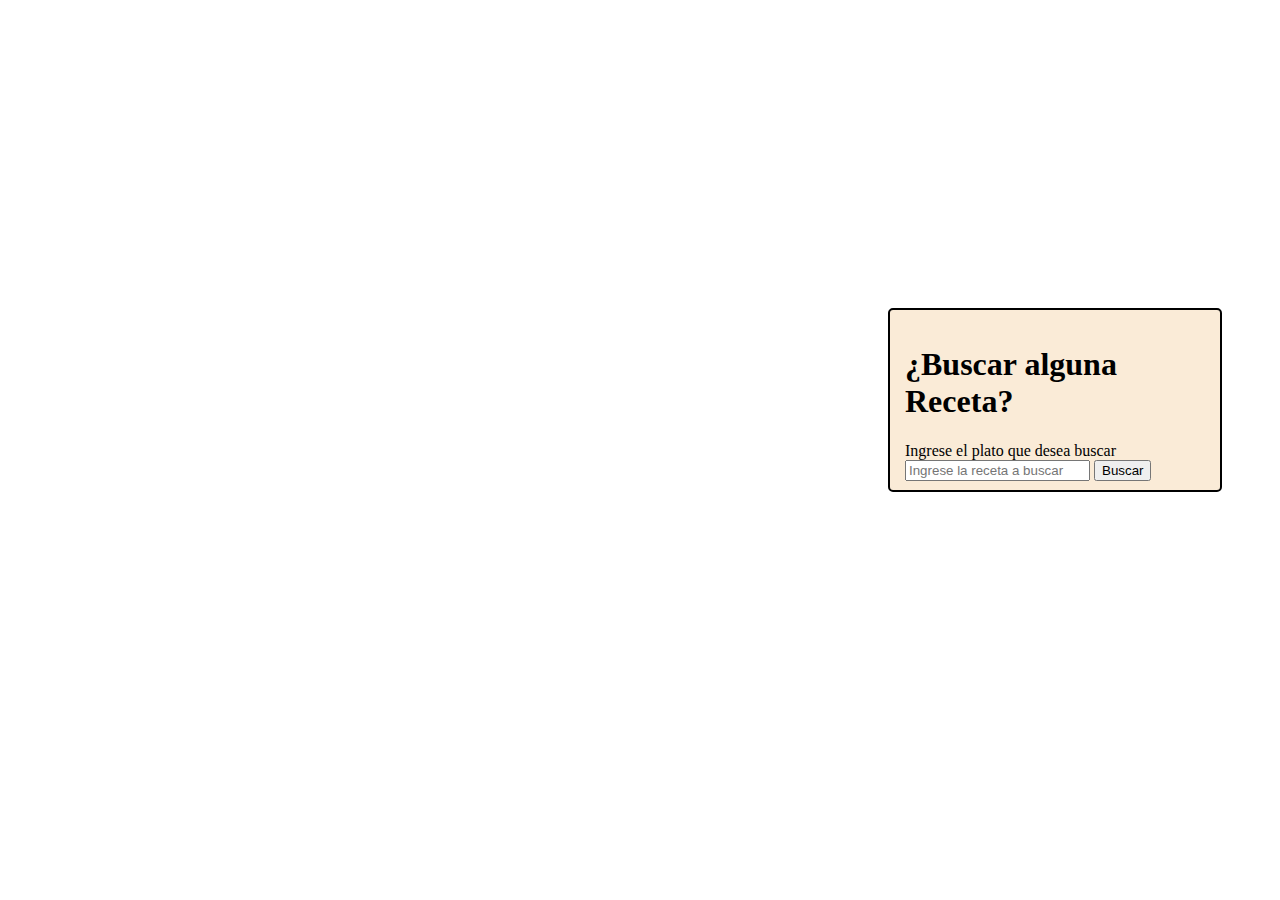
<file: buscador.html>
<!DOCTYPE html>
<html lang="en">
<head>
    <meta charset="UTF-8">
    <meta name="viewport" content="width=device-width, initial-scale=1.0">
    <link rel="stylesheet" href="/estilos/busca.css">
    <title>Buscar Recetas</title>
</head>
<body>
    <div class="contenedor">
        <section class="formulario">
            <h1 class="titulo">¿Buscar alguna Receta?</h1>
            <label>Ingrese el plato que desea buscar</label>
            <input type="text" id="nombre" class="for" placeholder="Ingrese la receta a buscar" required/>
            <button onclick="buscar()">Buscar</button>
        </section>
        <div id="resultado" class="caj-cont">
            <!-- Resultado de la búsqueda de recetas -->
        </div>
    </div>
    <script src="recetas.js"></script>
</body>
</html>
</file>
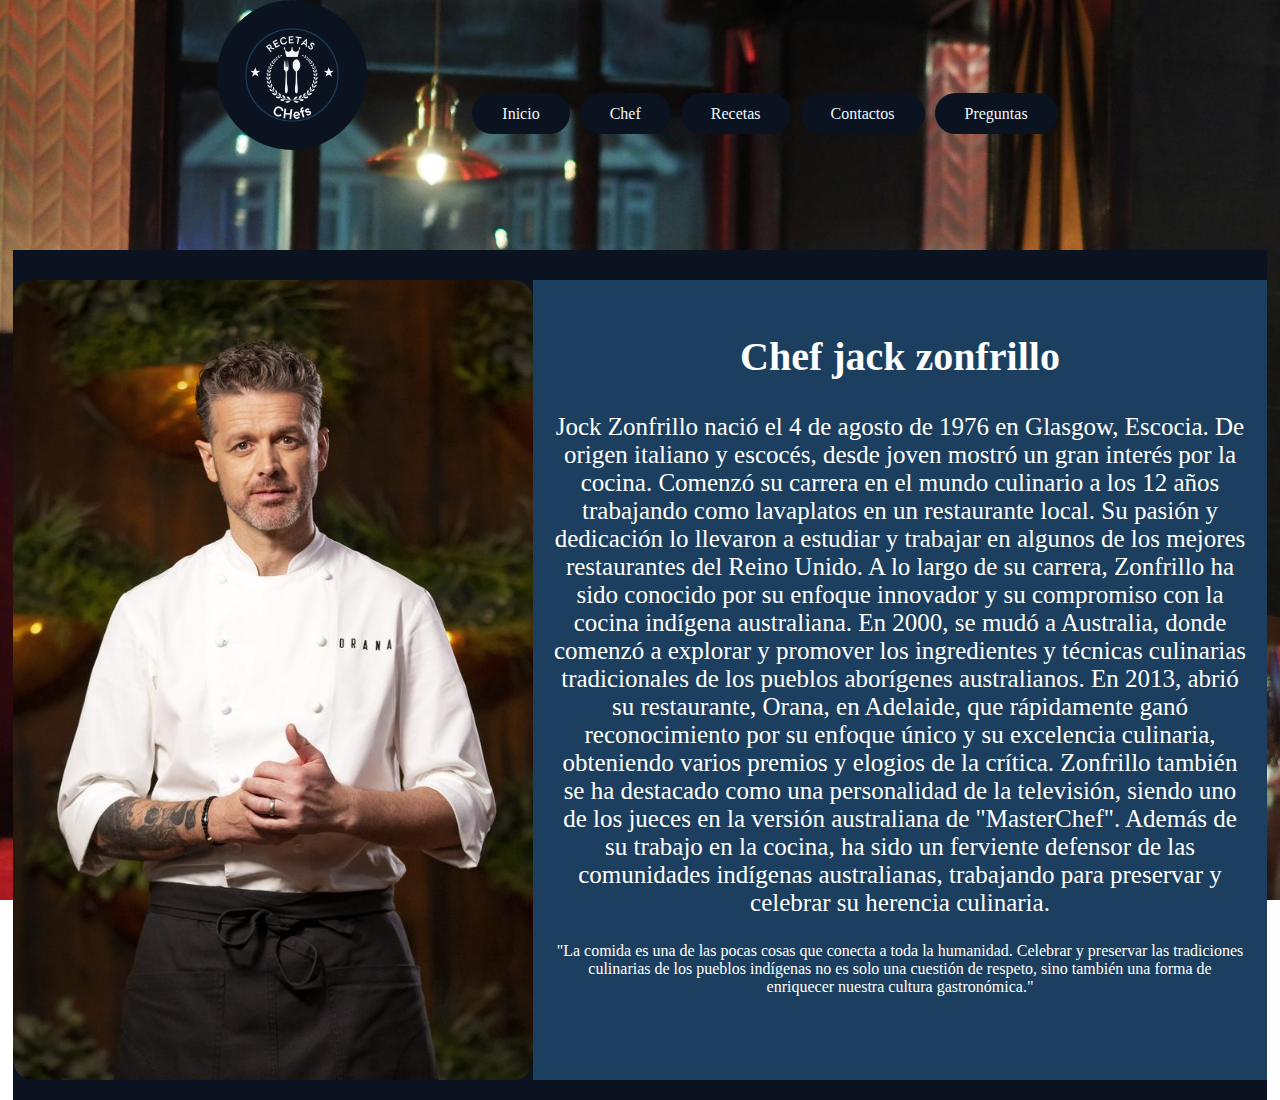
<file: perfil.html>
<!DOCTYPE html>
<html lang="en">
<head>
    <meta charset="UTF-8">
    <meta name="viewport" content="width=device-width, initial-scale=1.0">
    <title>Chef</title>
    <link rel="stylesheet" href="/estilos/style.css">
</head>
<body>
    <nav class="Menu">
        <img src="img/CHefs.png" class="logo">
        <ul class="rad">
            <li><a href="index.html" class="boton">Inicio</a></li>
        </ul>
        <ul class="rad">
            <li><a href="" class="boton">Chef</a></li>
        </ul>
        <ul class="rad">
            <li><a href="recetas.html" class="boton">Recetas</a></li>
        </ul>
        <ul class="rad">
            <li><a href="" class="boton">Contactos</a></li>
        </ul>
        <ul class="rad">
            <li><a href="" class="boton">Preguntas</a></li>
        </ul>
    </nav>
    <div class="cajota">
        <img src="img/jack.jfif" class="foto">
        <div class="biografia">
            <h2 class="tit">Chef jack zonfrillo</h2>
            <p class="bio">Jock Zonfrillo nació el 4 de agosto de 1976 en Glasgow, Escocia. De origen italiano y escocés, desde joven mostró un gran interés por la cocina. Comenzó su carrera en el mundo culinario a los 12 años trabajando como lavaplatos en un restaurante local. Su pasión y dedicación lo llevaron a estudiar y trabajar en algunos de los mejores restaurantes del Reino Unido.

                A lo largo de su carrera, Zonfrillo ha sido conocido por su enfoque innovador y su compromiso con la cocina indígena australiana. En 2000, se mudó a Australia, donde comenzó a explorar y promover los ingredientes y técnicas culinarias tradicionales de los pueblos aborígenes australianos. En 2013, abrió su restaurante, Orana, en Adelaide, que rápidamente ganó reconocimiento por su enfoque único y su excelencia culinaria, obteniendo varios premios y elogios de la crítica.
                
                Zonfrillo también se ha destacado como una personalidad de la televisión, siendo uno de los jueces en la versión australiana de "MasterChef". Además de su trabajo en la cocina, ha sido un ferviente defensor de las comunidades indígenas australianas, trabajando para preservar y celebrar su herencia culinaria.</p>
                <p>
                    "La comida es una de las pocas cosas que conecta a toda la humanidad. Celebrar y preservar las tradiciones culinarias de los pueblos indígenas no es solo una cuestión de respeto, sino también una forma de enriquecer nuestra cultura gastronómica."
                </p>
        </div>
    </div>
</body>
</html>
</file>
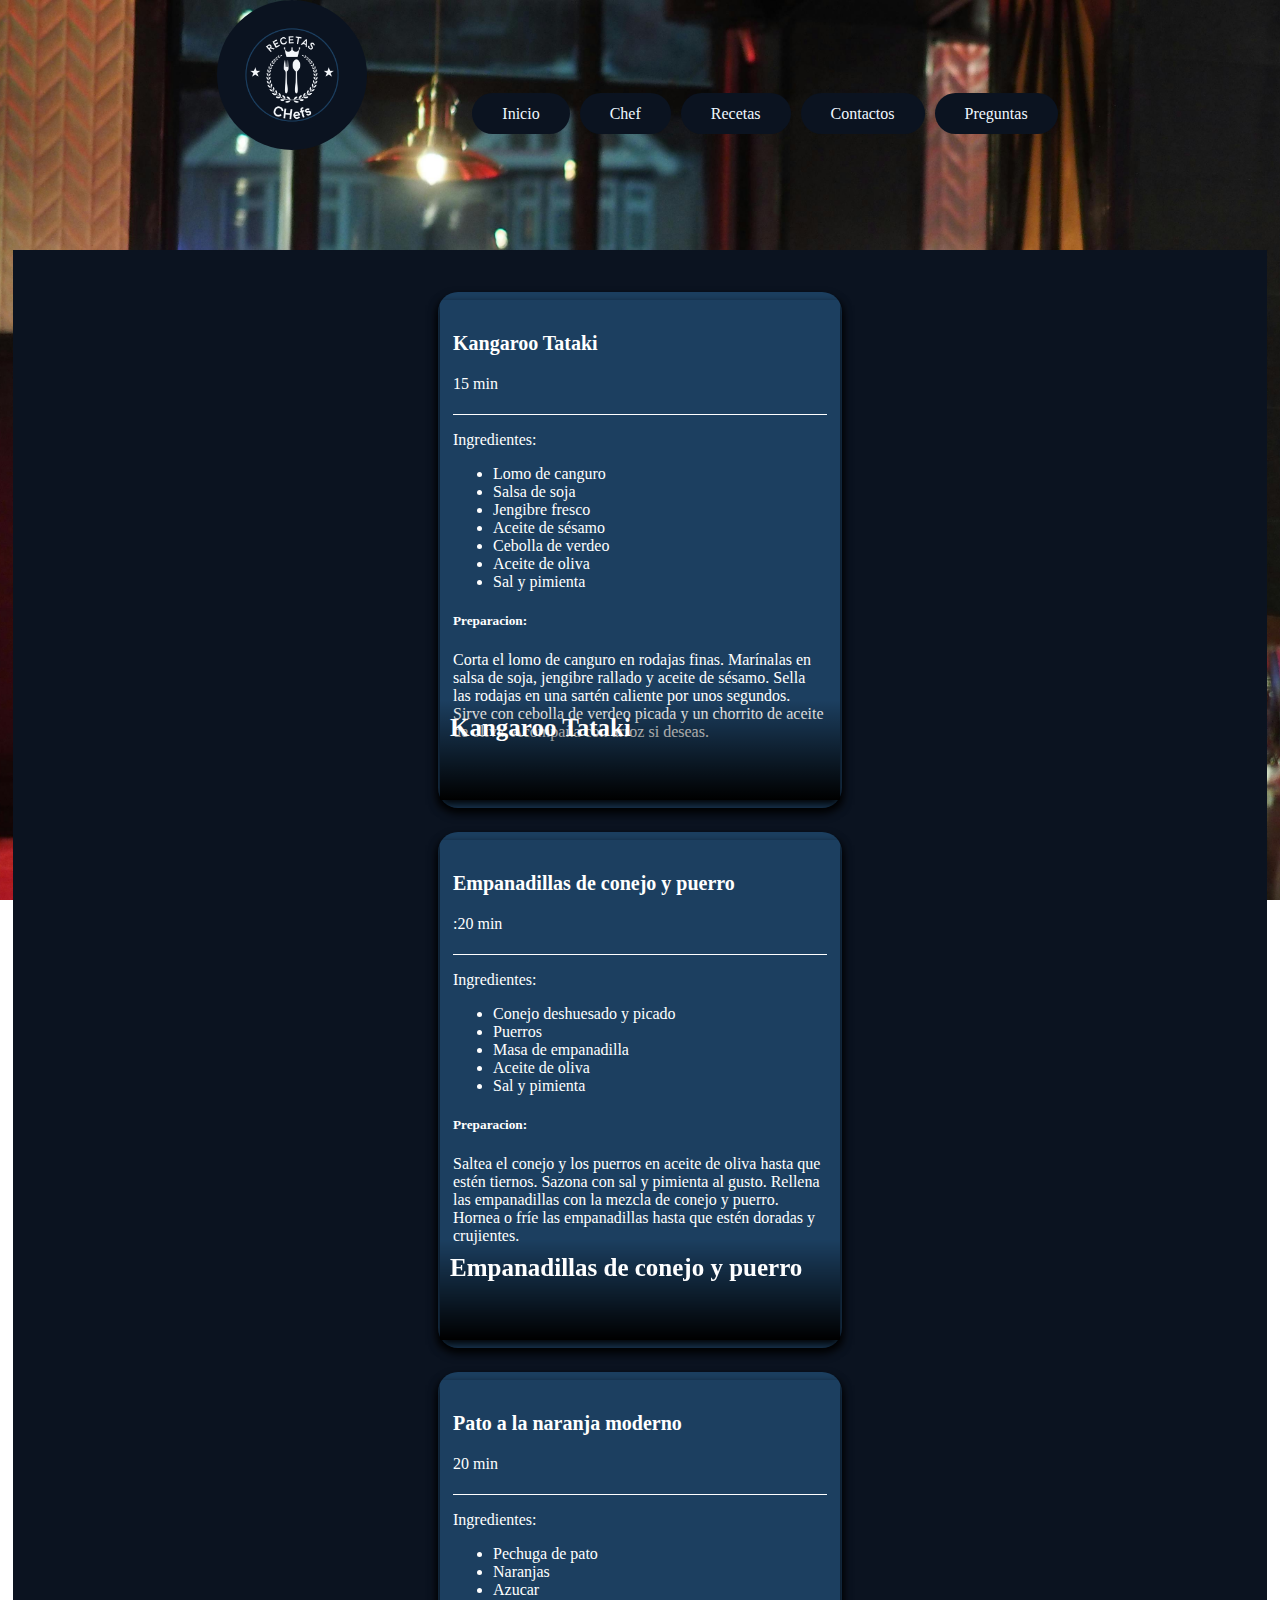
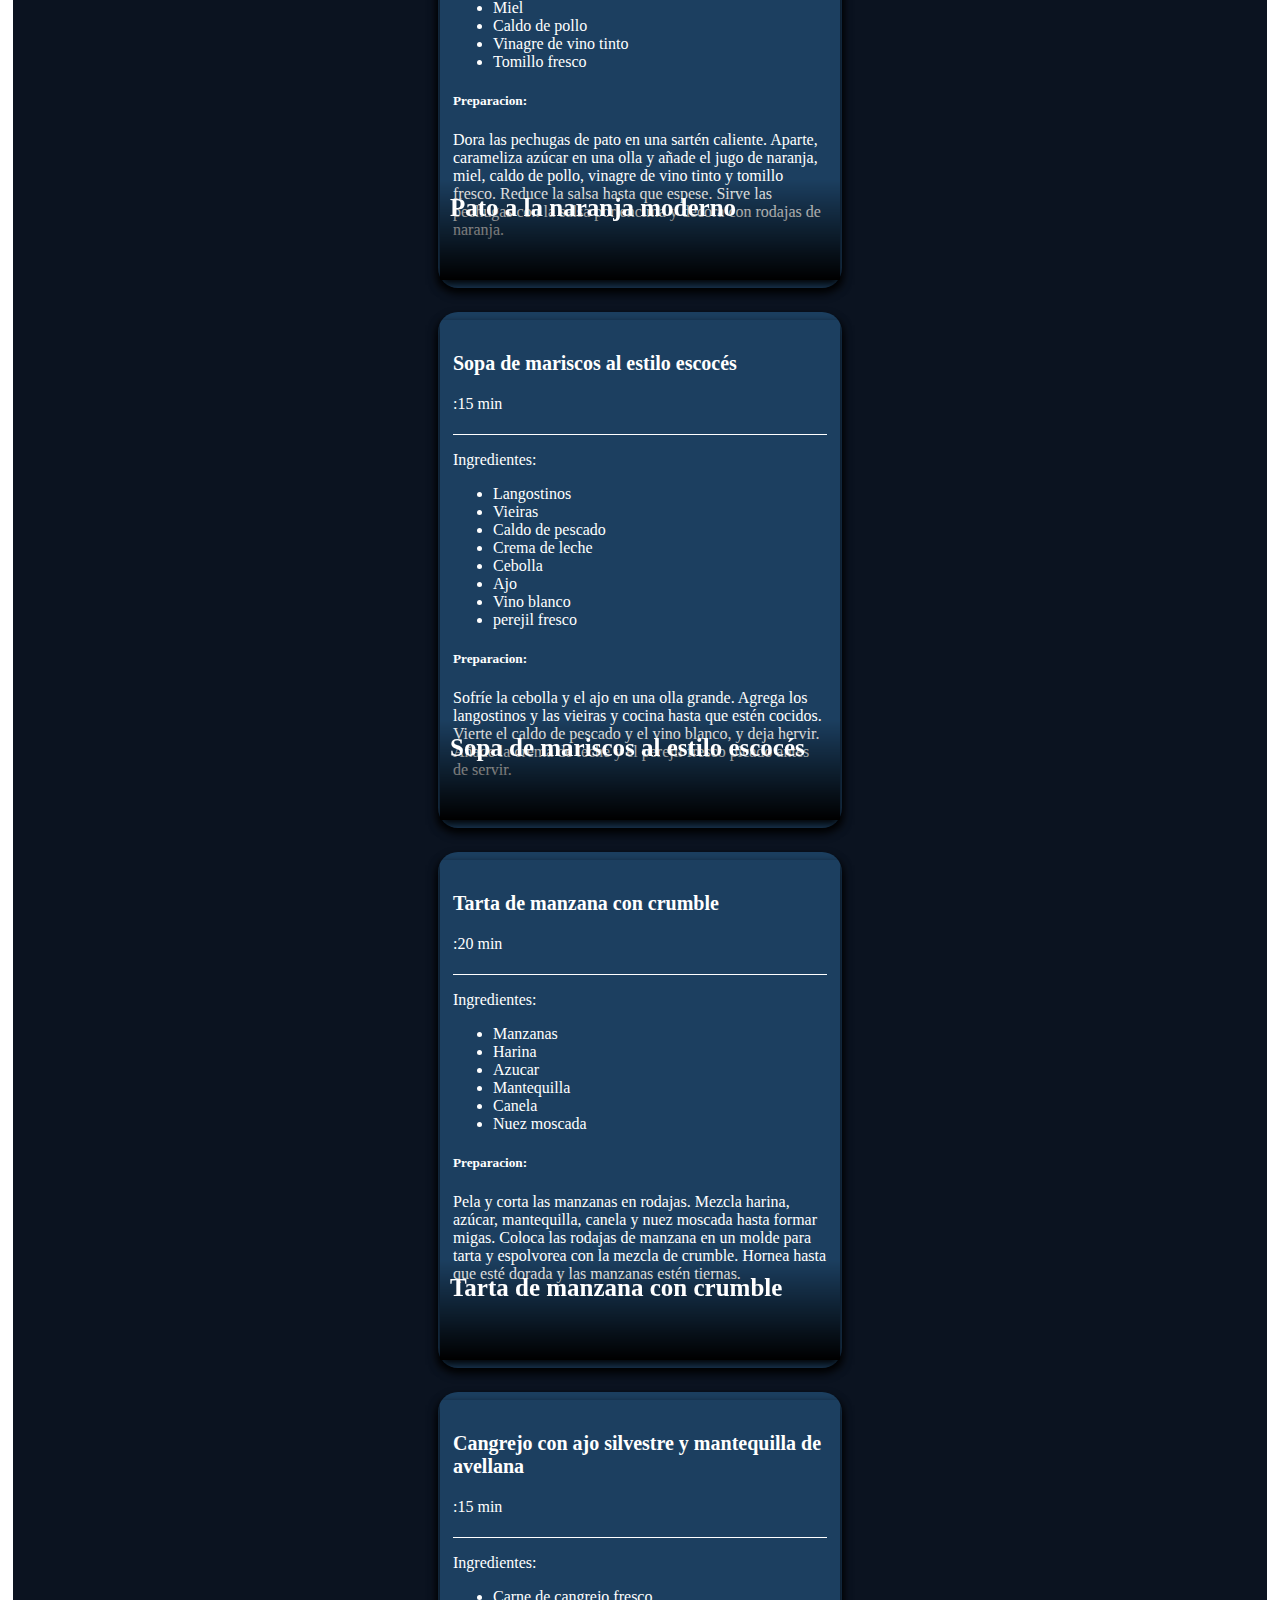
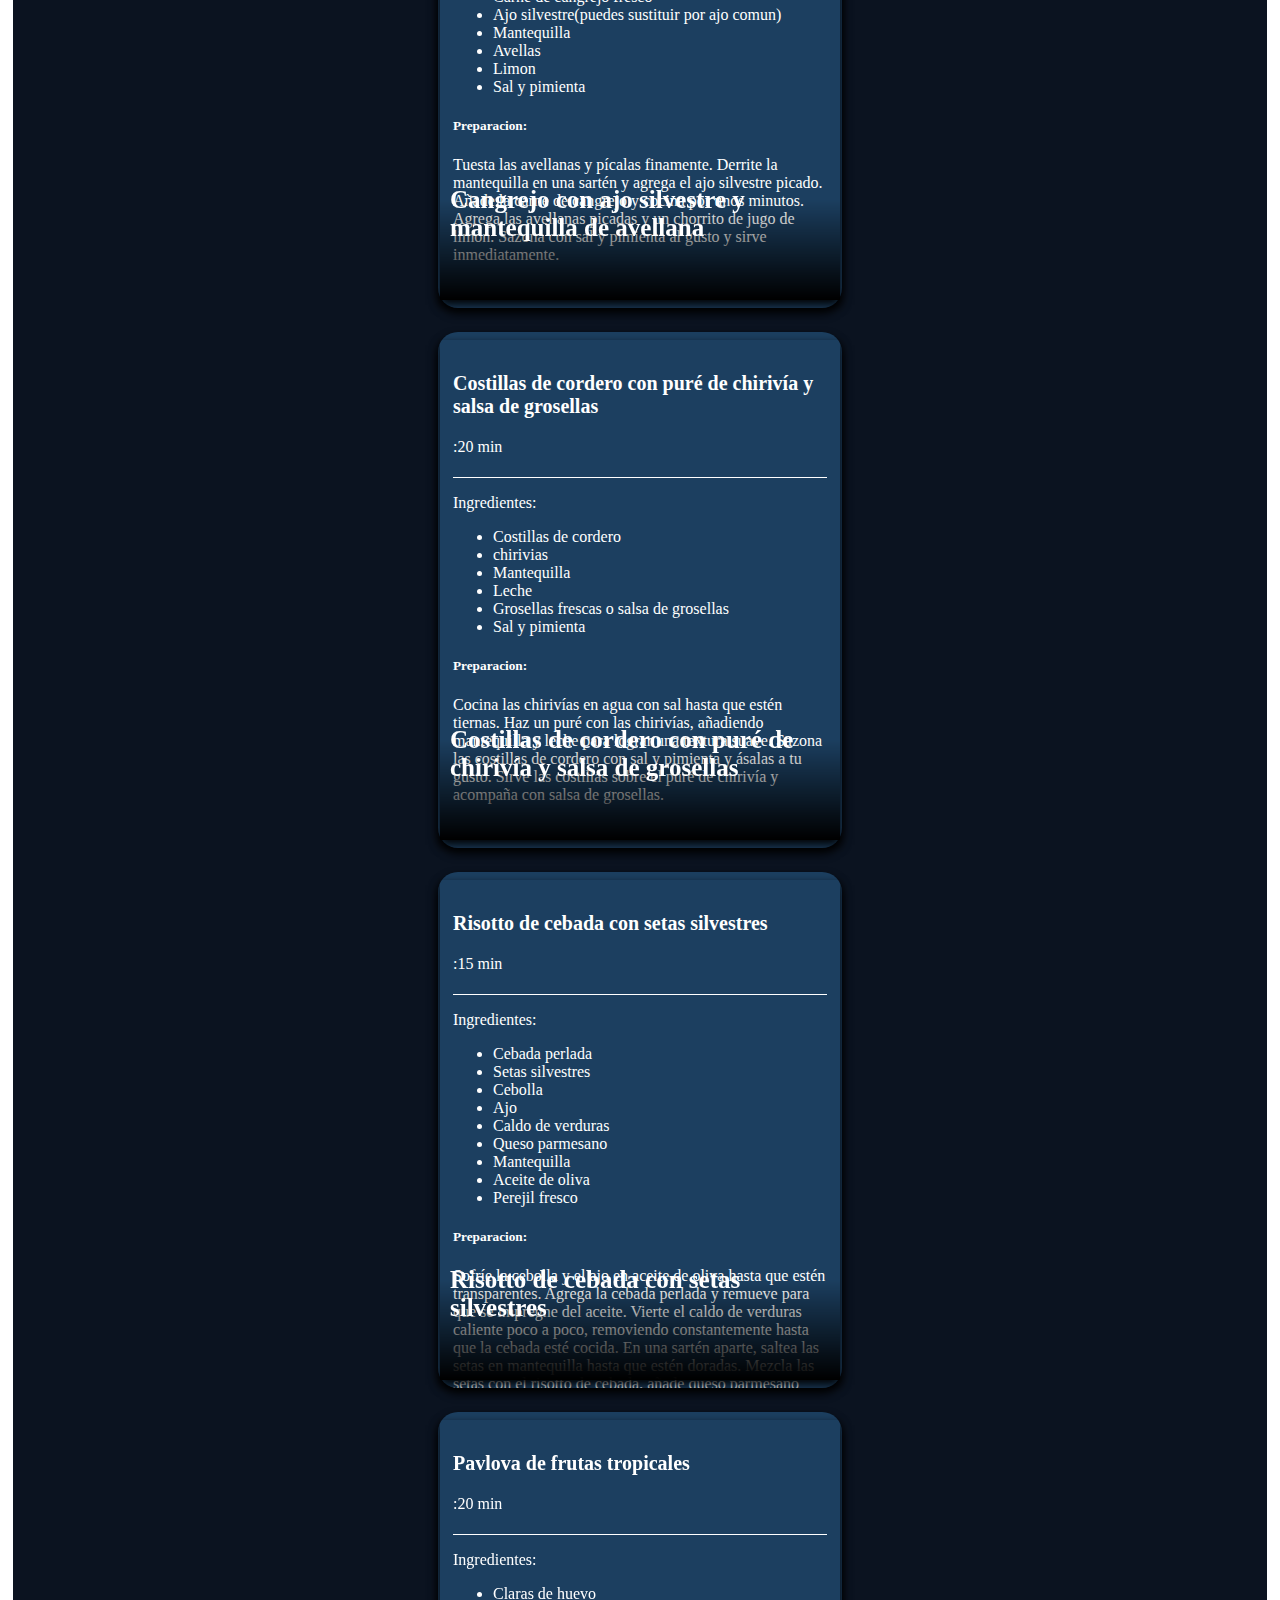
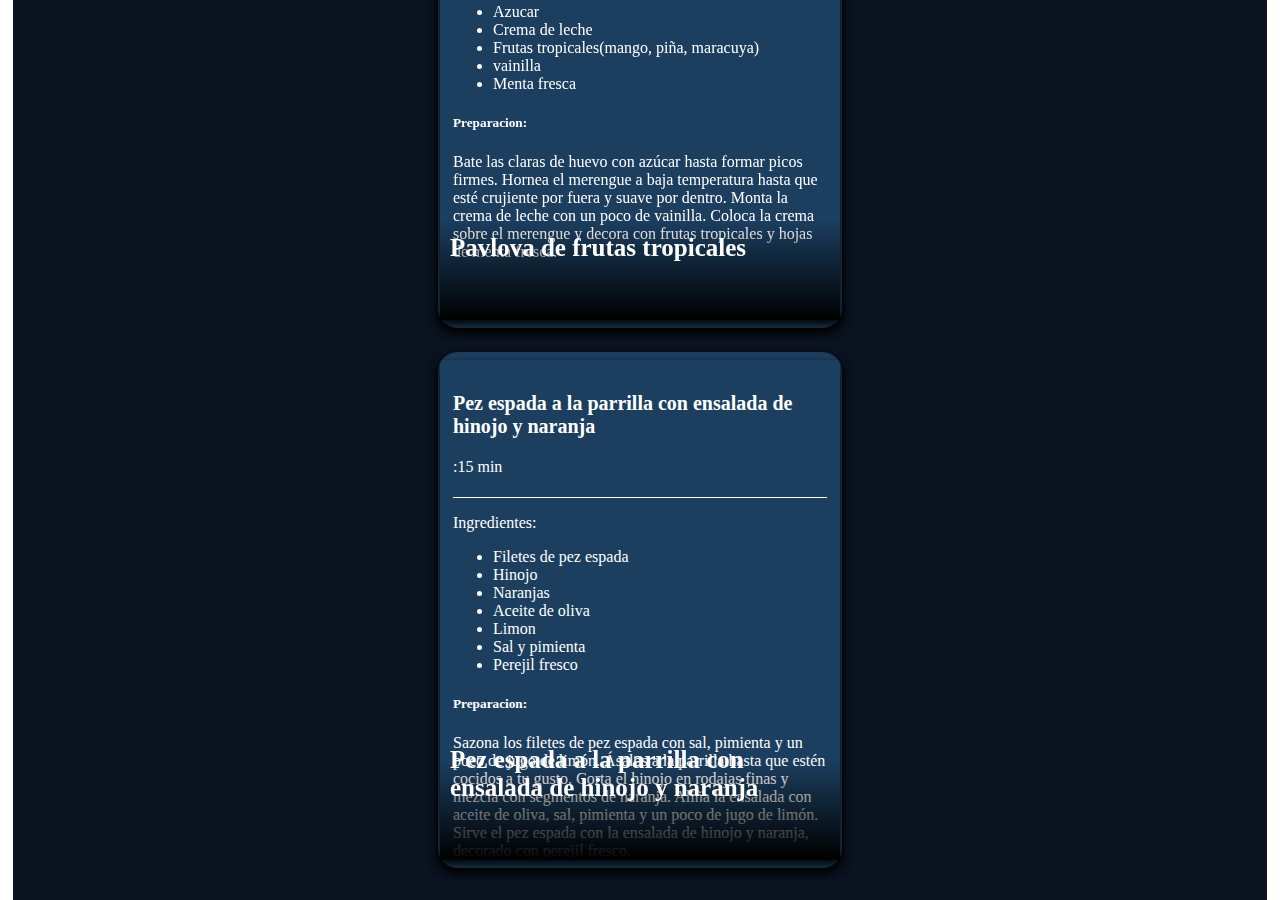
<file: recetas.html>
<!DOCTYPE html>
<html lang="en">
<head>
    <meta charset="UTF-8">
    <meta name="viewport" content="width=device-width, initial-scale=1.0">
    <title>Recetas</title>
    <link rel="stylesheet" href="/estilos/style.css">
    <link rel="stylesheet" href="/estilos/estyleRe.css">
    <link rel="stylesheet" href="https://cdnjs.cloudflare.com/ajax/libs/font-awesome/6.5.2/css/all.min.css" integrity="sha512-SnH5WK+bZxgPHs44uWIX+LLJAJ9/2PkPKZ5QiAj6Ta86w+fsb2TkcmfRyVX3pBnMFcV7oQPJkl9QevSCWr3W6A==" crossorigin="anonymous" referrerpolicy="no-referrer" />
</head>
<body>
    <nav class="Menu">
        <img src="img/CHefs.png" class="logo">
        <ul class="rad">
            <li><a href="index.html" class="boton">Inicio</a></li>
        </ul>
        <ul class="rad">
            <li><a href="perfil.html" class="boton">Chef</a></li>
        </ul>
        <ul class="rad">
            <li><a href="" class="boton">Recetas</a></li>
        </ul>
        <ul class="rad">
            <li><a href="buscador.html" class="boton">Contactos</a></li>
        </ul>
        <ul class="rad">
            <li><a href="" class="boton">Preguntas</a></li>             
        </ul>
    </nav>
    <div class="caj-rece">
        <div class="caj-img">
            <div class="caj-ab" style="--i:url(https://i.pinimg.com/originals/ec/31/1d/ec311da87d268acd1c7b2530d08df4e0.jpg)">
                <h6>Kangaroo Tataki</h6>
            </div>
            <div class="caj-cont">
                <div class="head">
                    <p class="c-tit">Kangaroo Tataki</p>
                <div class="descr">
                    <div class="item">
                        <i class="fa-regular fa-clock"></i>
                    </div>
                    <p>15 min</p>
                </div>
                </div>
                <div class="ingred">
                    <p class="c-tit">Ingredientes:</p>
                    <ul class="lista1">
                        <li>Lomo de canguro</li>
                        <li>Salsa de soja</li>
                        <li>Jengibre fresco</li>
                        <li>Aceite de sésamo</li>
                        <li>Cebolla de verdeo</li>
                        <li>Aceite de oliva</li>
                        <li>Sal y pimienta</li>
                    </ul>
                </div>
                <div class="prep">
                    <h5>Preparacion:</h5>
                    <p>Corta el lomo de canguro en rodajas finas.
                        Marínalas en salsa de soja, jengibre rallado y aceite de sésamo.
                        Sella las rodajas en una sartén caliente por unos segundos.
                        Sirve con cebolla de verdeo picada y un chorrito de aceite de oliva. Acompaña con arroz si deseas.</p>
                </div>
            </div>
        </div>
        <div class="caj-img">
            <div class="caj-ab" style="--i:url(https://th.bing.com/th/id/OIP.9zCCMXKS4xm1Hs7IT4L_hAHaD6?rs=1&pid=ImgDetMain)">
                <h6>Empanadillas de conejo y puerro</h6>
            </div>
            <div class="caj-cont">
                <div class="head">
                    <p class="c-tit">Empanadillas de conejo y puerro</p>
                <div class="descr">
                    <div class="item">
                        <i class="fa-regular fa-clock"></i>
                    </div>
                    <p>:20 min</p>
                </div>
                </div>
                <div class="ingred">
                    <p class="c-tit">Ingredientes:</p>
                    <ul class="lista1">
                        <li>Conejo deshuesado y picado</li>
                        <li>Puerros</li>
                        <li>Masa de empanadilla</li>
                        <li>Aceite de oliva</li>
                        <li>Sal y pimienta</li>
                    </ul>
                </div>
                <div class="prep">
                    <h5>Preparacion:</h5>
                    <p>Saltea el conejo y los puerros en aceite de oliva hasta que estén tiernos.
                        Sazona con sal y pimienta al gusto.
                        Rellena las empanadillas con la mezcla de conejo y puerro.
                        Hornea o fríe las empanadillas hasta que estén doradas y crujientes.</p>
                </div>
            </div>
        </div>
        <div class="caj-img">
            <div class="caj-ab" style="--i:url(https://images.24ur.com/media/images/1024x576/May2011/60675278.jpg?v=ba85)">
                <h6>Pato a la naranja moderno</h6>
            </div>
            <div class="caj-cont">
                <div class="head">
                    <p class="c-tit">Pato a la naranja moderno</p>
                <div class="descr">
                    <div class="item">
                        <i class="fa-regular fa-clock"></i>
                    </div>
                    <p>20 min</p>
                </div>
                </div>
                <div class="ingred">
                    <p class="c-tit">Ingredientes:</p>
                    <ul class="lista1">
                        <li>Pechuga de pato</li>
                        <li>Naranjas</li>
                        <li>Azucar</li>
                        <li>Miel</li>
                        <li>Caldo de pollo</li>
                        <li>Vinagre de vino tinto</li>
                        <li>Tomillo fresco</li>
                    </ul>
                </div>
                <div class="prep">
                    <h5>Preparacion:</h5>
                    <p>Dora las pechugas de pato en una sartén caliente.
                        Aparte, carameliza azúcar en una olla y añade el jugo de naranja, miel, caldo de pollo, vinagre de vino tinto y tomillo fresco.
                        Reduce la salsa hasta que espese.
                        Sirve las pechugas con la salsa por encima y decora con rodajas de naranja.</p>
                </div>
            </div>
        </div>
        <div class="caj-img">
            <div class="caj-ab" style="--i:url(https://lacocinadegisele.com/wp-content/uploads/2021/02/4-2.jpg)">
                <h6>Sopa de mariscos al estilo escocés</h6>
            </div>
            <div class="caj-cont">
                <div class="head">
                    <p class="c-tit">Sopa de mariscos al estilo escocés</p>
                <div class="descr">
                    <div class="item">
                        <i class="fa-regular fa-clock"></i>
                    </div>
                    <p>:15 min</p>
                </div>
                </div>
                <div class="ingred">
                    <p class="c-tit">Ingredientes:</p>
                    <ul class="lista1">
                        <li>Langostinos</li>
                        <li>Vieiras</li>
                        <li>Caldo de pescado</li>
                        <li>Crema de leche</li>
                        <li>Cebolla</li>
                        <li>Ajo</li>
                        <li>Vino blanco</li>
                        <li>perejil fresco</li>
                    </ul>
                </div>
                <div class="prep">
                    <h5>Preparacion:</h5>
                    <p>Sofríe la cebolla y el ajo en una olla grande.
                        Agrega los langostinos y las vieiras y cocina hasta que estén cocidos.
                        Vierte el caldo de pescado y el vino blanco, y deja hervir.
                        Añade la crema de leche y el perejil fresco picado antes de servir.</p>
                </div>
            </div>
        </div>
        <div class="caj-img">
            <div class="caj-ab" style="--i:url(https://th.bing.com/th/id/R.0844a6cd0d42786fac0ce842c011bdf5?rik=1ayL6kp2i8KyYA&riu=http%3a%2f%2frecetasargentinas.net%2fwp-content%2fuploads%2f2014%2f02%2fTarta-de-manzanas-con-crumble.jpg&ehk=7l%2f7OEnI%2fLMvSJ98iz2ZRV0VV%2bU3jzyMKP8W7Hph8qI%3d&risl=&pid=ImgRaw&r=0)">
                <h6>Tarta de manzana con crumble</h6>
            </div>
            <div class="caj-cont">
                <div class="head">
                    <p class="c-tit">Tarta de manzana con crumble</p>
                <div class="descr">
                    <div class="item">
                        <i class="fa-regular fa-clock"></i>
                    </div>
                    <p>:20 min</p>
                </div>
                </div>
                <div class="ingred">
                    <p class="c-tit">Ingredientes:</p>
                    <ul class="lista1">
                        <li>Manzanas</li>
                        <li>Harina</li>
                        <li>Azucar</li>
                        <li>Mantequilla</li>
                        <li>Canela</li>
                        <li>Nuez moscada</li>
                    </ul>
                </div>
                <div class="prep">
                    <h5>Preparacion:</h5>
                    <p>Pela y corta las manzanas en rodajas.
                        Mezcla harina, azúcar, mantequilla, canela y nuez moscada hasta formar migas.
                        Coloca las rodajas de manzana en un molde para tarta y espolvorea con la mezcla de crumble.
                        Hornea hasta que esté dorada y las manzanas estén tiernas.</p>
                </div>
            </div>
        </div>
        <div class="caj-img">
            <div class="caj-ab" style="--i:url(https://unapizcadeluna.com/wp-content/uploads/2021/05/cenadecangrejo-1-1536x1152.jpg)">
                <h6>Cangrejo con ajo silvestre y mantequilla de avellana</h6>
            </div>
            <div class="caj-cont">
                <div class="head">
                    <p class="c-tit">Cangrejo con ajo silvestre y mantequilla de avellana</p>
                <div class="descr">
                    <div class="item">
                        <i class="fa-regular fa-clock"></i>
                    </div>
                    <p>:15 min</p>
                </div>
                </div>
                <div class="ingred">
                    <p class="c-tit">Ingredientes:</p>
                    <ul class="lista1">
                        <li>Carne de cangrejo fresco</li>
                        <li>Ajo silvestre(puedes sustituir por ajo comun)</li>
                        <li>Mantequilla</li>
                        <li>Avellas</li>
                        <li>Limon</li>
                        <li>Sal y pimienta</li>
                    </ul>
                </div>
                <div class="prep">
                    <h5>Preparacion:</h5>
                    <p>Tuesta las avellanas y pícalas finamente.
                        Derrite la mantequilla en una sartén y agrega el ajo silvestre picado.
                        Añade la carne de cangrejo y cocina por unos minutos.
                        Agrega las avellanas picadas y un chorrito de jugo de limón.
                        Sazona con sal y pimienta al gusto y sirve inmediatamente.</p>
                </div>
            </div>
        </div>
        <div class="caj-img">
            <div class="caj-ab" style="--i:url(https://th.bing.com/th/id/OIP.-TeSGBT-r1FJPP5CikXR4AHaE7?rs=1&pid=ImgDetMain)">
                <h6>Costillas de cordero con puré de chirivía y salsa de grosellas</h6>
            </div>
            <div class="caj-cont">
                <div class="head">
                    <p class="c-tit">Costillas de cordero con puré de chirivía y salsa de grosellas</p>
                <div class="descr">
                    <div class="item">
                        <i class="fa-regular fa-clock"></i>
                    </div>
                    <p>:20 min</p>
                </div>
                </div>
                <div class="ingred">
                    <p class="c-tit">Ingredientes:</p>
                    <ul class="lista1">
                        <li>Costillas de cordero</li>
                        <li>chirivias</li>
                        <li>Mantequilla</li>
                        <li>Leche</li>
                        <li>Grosellas frescas o salsa de grosellas</li>
                        <li>Sal y pimienta</li>
                    </ul>
                </div>
                <div class="prep">
                    <h5>Preparacion:</h5>
                    <p>Cocina las chirivías en agua con sal hasta que estén tiernas.
                        Haz un puré con las chirivías, añadiendo mantequilla y leche para lograr una textura suave.
                        Sazona las costillas de cordero con sal y pimienta y ásalas a tu gusto.
                        Sirve las costillas sobre el puré de chirivía y acompaña con salsa de grosellas.</p>
                </div>
            </div>
        </div>
        <div class="caj-img">
            <div class="caj-ab" style="--i:url(https://th.bing.com/th/id/OIP.SXNQdwsxYz7qCCDA2FJZqgHaEK?rs=1&pid=ImgDetMain)">
                <h6>Risotto de cebada con setas silvestres</h6>
            </div>
            <div class="caj-cont">
                <div class="head">
                    <p class="c-tit">Risotto de cebada con setas silvestres</p>
                <div class="descr">
                    <div class="item">
                        <i class="fa-regular fa-clock"></i>
                    </div>
                    <p>:15 min</p>
                </div>
                </div>
                <div class="ingred">
                    <p class="c-tit">Ingredientes:</p>
                    <ul class="lista1">
                        <li>Cebada perlada</li>
                        <li>Setas silvestres</li>
                        <li>Cebolla</li>
                        <li>Ajo</li>
                        <li>Caldo de verduras</li>
                        <li>Queso parmesano</li>
                        <li>Mantequilla</li>
                        <li>Aceite de oliva</li>
                        <li>Perejil fresco</li>
                    </ul>
                </div>
                <div class="prep">
                    <h5>Preparacion:</h5>
                    <p>Sofríe la cebolla y el ajo en aceite de oliva hasta que estén transparentes.
                        Agrega la cebada perlada y remueve para que se impregne del aceite.
                        Vierte el caldo de verduras caliente poco a poco, removiendo constantemente hasta que la cebada esté cocida.
                        En una sartén aparte, saltea las setas en mantequilla hasta que estén doradas.
                        Mezcla las setas con el risotto de cebada, añade queso parmesano rallado y perejil fresco picado antes de servir.</p>
                </div>
            </div>
        </div>

        <div class="caj-img">
            <div class="caj-ab" style="--i:url(https://th.bing.com/th/id/OIP.BCEKwrJmgBzz64016utmGAHaGK?rs=1&pid=ImgDetMain)">
                <h6>Pavlova de frutas tropicales</h6>
            </div>
            <div class="caj-cont">
                <div class="head">
                    <p class="c-tit">Pavlova de frutas tropicales</p>
                <div class="descr">
                    <div class="item">
                        <i class="fa-regular fa-clock"></i>
                    </div>
                    <p>:20 min</p>
                </div>
                </div>
                <div class="ingred">
                    <p class="c-tit">Ingredientes:</p>
                    <ul class="lista1">
                        <li>Claras de huevo</li>
                        <li>Azucar</li>
                        <li>Crema de leche</li>
                        <li>Frutas tropicales(mango, piña, maracuya)</li>
                        <li>vainilla</li>
                        <li>Menta fresca</li>
                    </ul>
                </div>
                <div class="prep">
                    <h5>Preparacion:</h5>
                    <p>Bate las claras de huevo con azúcar hasta formar picos firmes.
                        Hornea el merengue a baja temperatura hasta que esté crujiente por fuera y suave por dentro.
                        Monta la crema de leche con un poco de vainilla.
                        Coloca la crema sobre el merengue y decora con frutas tropicales y hojas de menta fresca.</p>
                </div>
            </div>
        </div>
        <div class="caj-img">
            <div class="caj-ab" style="--i:url(https://th.bing.com/th/id/OIP.VCm4-fNJPE9dPq--hzN3KAHaHa?rs=1&pid=ImgDetMain)">
                <h6>Pez espada a la parrilla con ensalada de hinojo y naranja</h6>
            </div>
            <div class="caj-cont">
                <div class="head">
                    <p class="c-tit">Pez espada a la parrilla con ensalada de hinojo y naranja</p>
                <div class="descr">
                    <div class="item">
                        <i class="fa-regular fa-clock"></i>
                    </div>
                    <p>:15 min</p>
                </div>
                </div>
                <div class="ingred">
                    <p class="c-tit">Ingredientes:</p>
                    <ul class="lista1">
                        <li>Filetes de pez espada</li>
                        <li>Hinojo</li>
                        <li>Naranjas</li>
                        <li>Aceite de oliva</li>
                        <li>Limon</li>
                        <li>Sal y pimienta</li>
                        <li>Perejil fresco</li>
                    </ul>
                </div>
                <div class="prep">
                    <h5>Preparacion:</h5>
                    <p>Sazona los filetes de pez espada con sal, pimienta y un poco de jugo de limón.
                        Ásalos a la parrilla hasta que estén cocidos a tu gusto.
                        Corta el hinojo en rodajas finas y mezcla con segmentos de naranja.
                        Aliña la ensalada con aceite de oliva, sal, pimienta y un poco de jugo de limón.
                        Sirve el pez espada con la ensalada de hinojo y naranja, decorado con perejil fresco.</p>
                </div>
            </div>
        </div>
    </div>
</body>
</html>
</file>
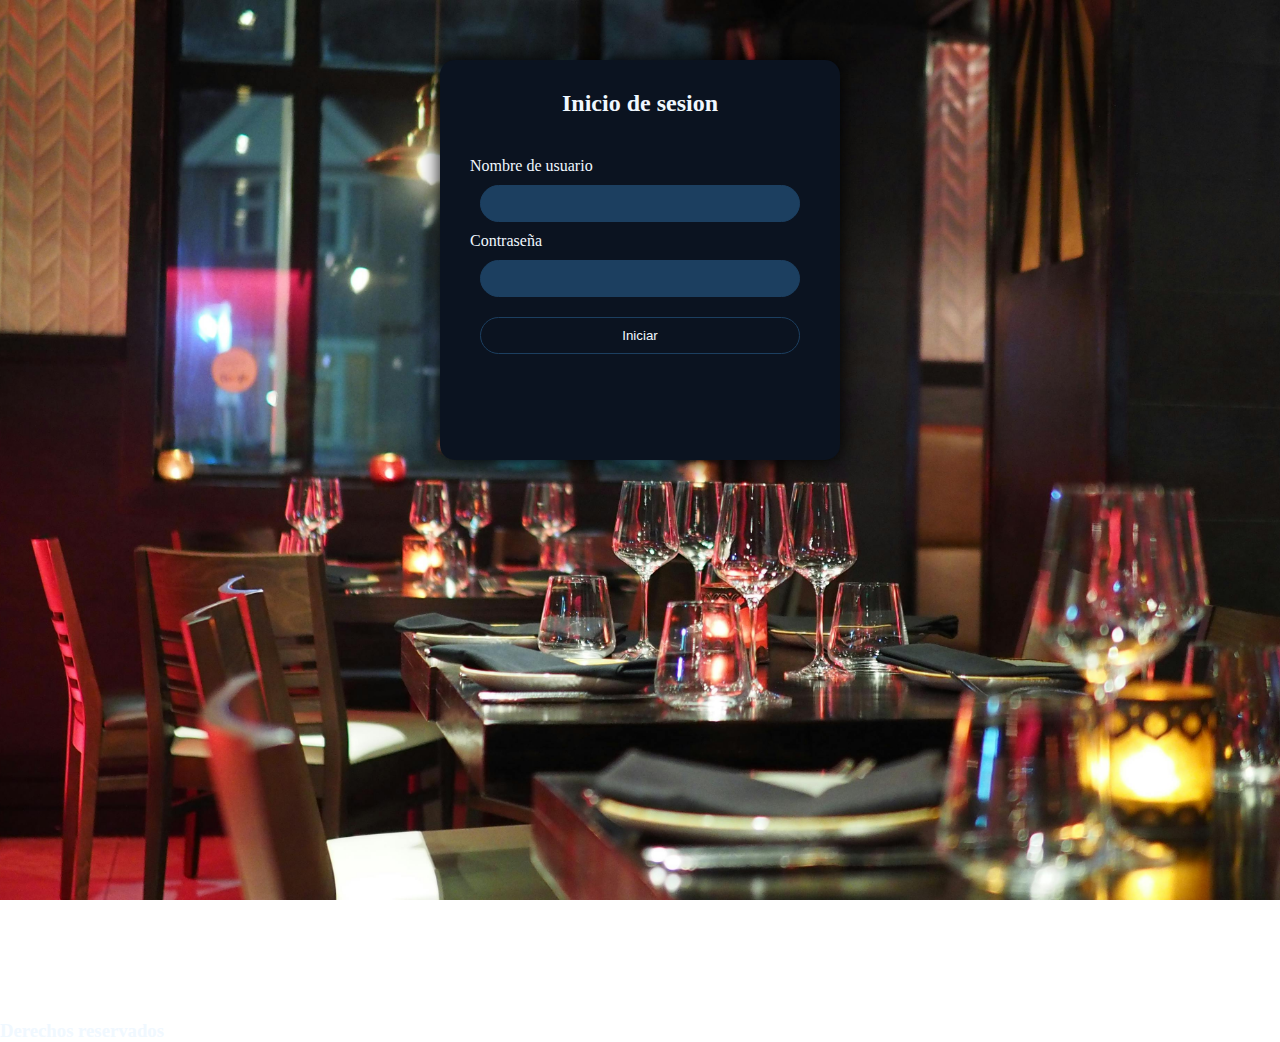
<file: inicio/Inicio.html>
<html lang="en">
<head>
  <title>iniciar sesion</title>
  <link rel="stylesheet" href="/estilos/styleRI.css">
</head>
<body>
  <div class="contenido">
    <div class="formregistroi">
        <form class="cajformuregistroi">
            <div class="tituloformri">
                <h2 class="tituloformri">Inicio de sesion</h2>
            </div>
            <label for="nombreuser">Nombre de usuario</label>
            <input type="text" id="nombreuser" class="cajita">
            <label for="contraseña">Contraseña</label>
            <input type="password" id="contraseña" class="cajita">
            <input type="submit" class="boton" value="Iniciar">
        </form>
    </div>
  </div>
  <div class="contenido" id="welcome" style="display: none;">
    <div class="formregistroi">
        <div class="tituloformri">
            <h2 class="tituloformri">Bienvenido, <span id="user"></span>!</h2>
            <button id="logout" class="boton">Cerrar Sesión</button>
        </div>
    </div>
</div>

<script src="/java.js"></script>
  <footer>
    <h3>Derechos reservados</h3>
  </footer>
</body>
</html>
</file>
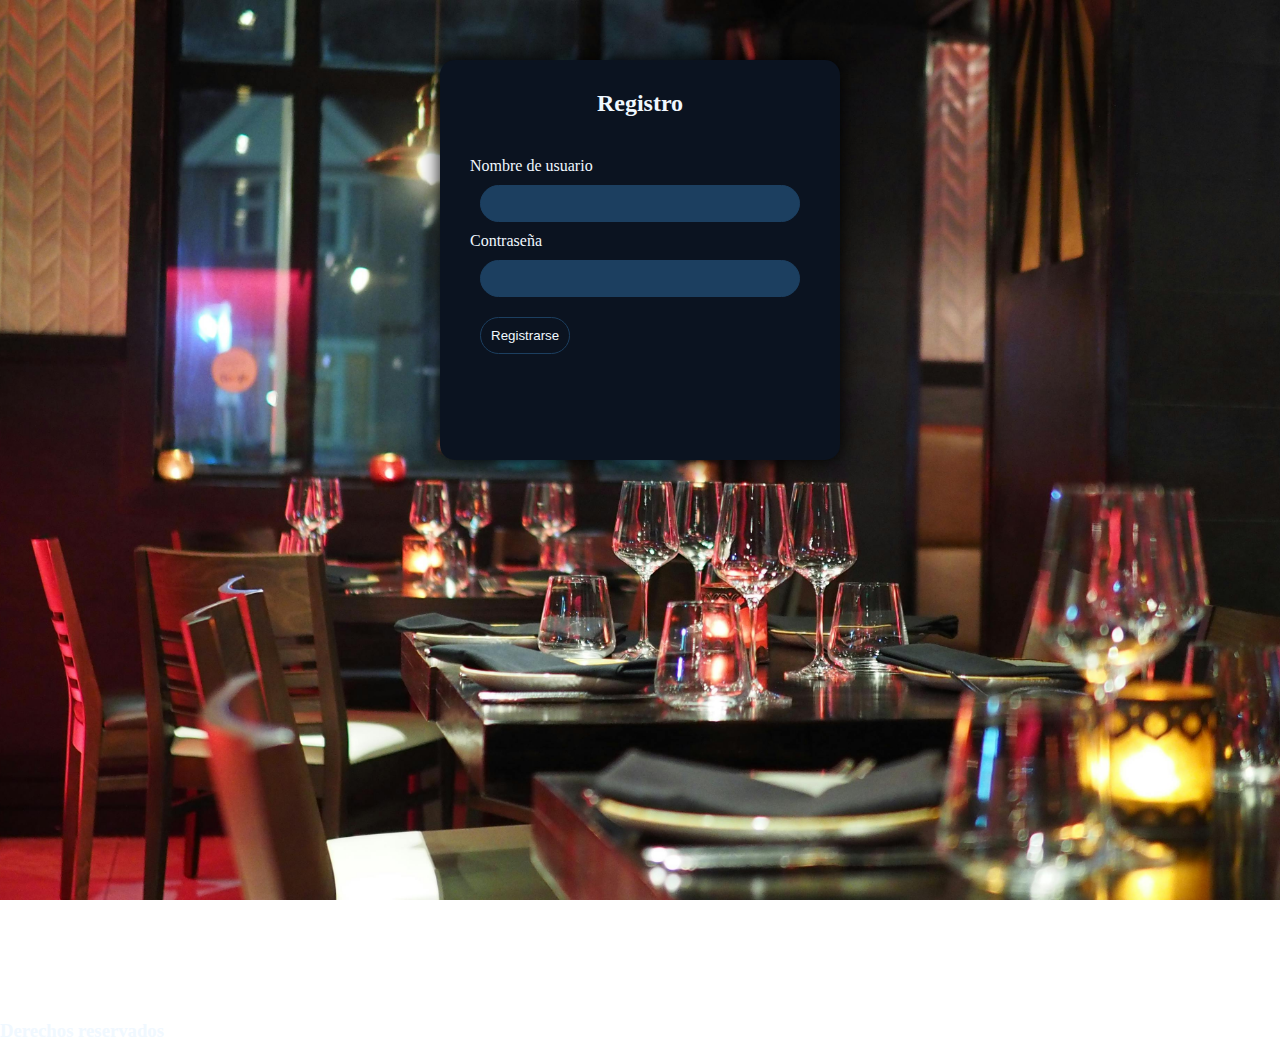
<file: inicio/Registro.html>
<html lang="en">
<head>
  <title>Registro</title>
  <link rel="stylesheet" href="/estilos/styleRI.css">
</head>
<body>
  <div class="contenido">
    <div class="formregistroi">
        <form class="cajformuregistroi">
            <div class="tituloformri">
                <h2 class="tituloformri">Registro</h2>
            </div>
            <label for="nombreuser">Nombre de usuario</label>
            <input type="text" id="nombreuser" class="cajita">
            <label for="contraseña">Contraseña</label>
            <input type="password" id="contraseña" class="cajita">
            <a href="Inicio.html"><input type="submit" class="boton" value="Registrarse"></a>
        </form>
    </div>
  </div>
  <div class="contenido" id="welcome" style="display: none;">
    <div class="formregistroi">
        <div class="tituloformri">
            <h2 class="tituloformri">Bienvenido, <span id="user"></span>!</h2>
            <button id="logout" class="boton">Cerrar Sesión</button>
        </div>
    </div>
</div>

<script src="/java.js"></script>
  <footer>
    <h3>Derechos reservados</h3>
  </footer>
</body>
</html>
</file>
<file: estilos/busca.css>
.contenedor{
    display: flex;
    flex-direction: row;
    
}    
.container h1{
    text-align: center;
}
.container article ul{
    list-style: circle;
    text-align:left;
}
.container{
    width: 700px;
    max-height: min-content;
    margin-left: 50px;
    background-color: rgb(199, 208, 231);
    border: 2px solid black;
    border-radius: 5px;
}
.formulario{
    width: 300px;
    height: 150px;
    background-color:antiquewhite;
    border:2px solid black; 
    border-radius: 5px;
    padding: 15px;
    margin-left: auto;
    margin-right: 50px;
    margin-top: 300px;
}
</file>
<file: estilos/style.css>
body {
    background-image: url('/img/pexels-chanwalrus-941861.jpg');
            background-size: cover;
            background-position: center;
            background-attachment: fixed;
            color: white;
            height: 100vh;
            margin: 0;
            display: flex;
            flex-direction: column;
}
.Menu{
    display: flex;
    justify-content:center;
}
.radimg{
    margin: 0px;
    list-style: none;
    padding: 5px;
    padding-right: 100px;
}
.imagen{
    width: 150px;
    height: 150px;
    border-radius: 85px;
}
.logo {
    float: left;
    margin-right: 100px; /* Espacio entre el logo y otros elementos */
    width: 150px;
    height: 150px;
    border-radius: 85px;
}
.boton{
    background-color: #0B1320;
    padding: 12px 30px;
    color: aliceblue;
    border-radius: 25px;
    list-style: none;
    text-decoration: none;
}
.boton-IR{
    background-color: aliceblue;
    padding: 12px 30px;
    color: #1C3F60;
    border-radius: 25px;
    list-style: none;
    text-decoration: none;
}
.rad{

    margin: 100px 0px 0 0px;
    list-style: none;
    padding: 5px;
    
}
.rad1{
    margin: 100px 0px 0 0px;
    list-style: none;
    font-size: 20px;
}
.rad2{
    margin: 100px 0px 0 0px;
    list-style: none;
    padding: 0px;
    padding-left: 5px;
    font-size: 20px;
}
.titulo{
    margin: auto;
    margin-top: 100px;
    background-color: aliceblue;
    color: #0B1320;
    width: 600px;
    text-align: center;
    font-size: 23px;
}
.P-list{
    margin: auto;
    margin-top: 0px;
    text-decoration: none;
    
}
.lista{
    display: flex;
    text-decoration: none;
    list-style: none;
    font-size: 20px;
}
.botonl2{
    background-color: aliceblue;
    padding: 12px 30px;
    color: #0B1320;
    border-radius: 25px;
    list-style: none;
    text-decoration: none;
    margin-left: 15px;
}
.cajota{
    box-sizing: border-box;
    display: flex;
    justify-content: space-around;
    margin: auto;
    margin-top: 100px;
    background-color: #0B1320;
    width: 98%;
    padding: 30px 0px 20px 0px;
}
.foto{
    height: 800px;
    border-radius: 20px;
}
.biografia{
    background-color: #1C3F60;
    width: 700px;
    text-align: center;
    padding: 20px;
}
.tit{
    font-size: 40px;
}
.bio{
    font-size: 25px;
}
@media only screen and (max-width: 900px){
    .Menu{
        display: none;
    }
}
</file>
<file: estilos/estyleRe.css>
.caj-rece{
    box-sizing: border-box;
    display: flex;
    justify-content: space-around;
    align-items: center;
    flex-direction: column;
    margin: auto;
    margin-top: 100px;
    background-color: #0B1320;
    width: 98%;
    padding: 30px 0px 20px 0px;
}
.caj-img{
    position: relative;
    width: 400px;
    height: 500px;
    padding: 20px;
}
.caj-img .caj-ab{
    position: relative;
    width: 100%;
    height: 100%;
    box-shadow: 0 5px 10px #000;
    background: linear-gradient(transparent 80%, #000), var(--i);
    background-position: center;
    background-size: cover;
    z-index: 100;
}
.caj-img .caj-ab h6{
    position: absolute;
    bottom: 0px;
    left: 10px;
    font-size: 25px;
}
.caj-cont{
    overflow: scroll;
    position: absolute;
    width: 85%;
    height: 90%;
    left: 0;
    bottom: 0;
    right: 0;
    top: 0;
    margin: auto;
    padding: 15px;
    background: #1C3F60;
    z-index: 90;
    box-shadow: 0 5px 10px #000;
    color: #fff;
    transition: 5s;
    border-radius: 20px

}
.caj-img:hover .caj-cont{
    left: 100%;
}
.caj-cont .head{
    padding: 5px 0;
    border-bottom: solid 1px 
    #fff;
}
.caj-cont .head .c-tit{
    font-size: 20px;
    font-weight: 700;
    color: #fff;
}
.item{
    color: #fff;
}
</file>
<file: estilos/styleRI.css>
*{
    margin: 0;
    padding: 0;
    box-sizing: border-box;
}
body {
    background-image: url('/img/pexels-chanwalrus-941861.jpg');
            background-size: cover;
            background-position: center;
            background-attachment: fixed;
            color: aliceblue;
            height: 100vh;
            margin: 0;
            display: flex;
            flex-direction: column;
}
.tituloformri{
    text-align: center;
    margin: 0;
    padding: 20px;
    padding-top: 0;
}
.contenido{
    display: flex;
    flex-direction: column;
    align-items: center;
    margin: 60px;
}
.cajformu{
    display: flex;
    justify-content: center;
    flex-direction: column;
    background-color: blue;
}
.formregistroi{
    display: flex;
    justify-content: center;
    height: 100vh;
}
.cajformuregistroi{
    padding: 30px;
    display: flex;
    flex-direction: column;
    width: 400px;
    box-shadow: 0 0 20px rgba(0, 0, 0, 2);
    border-radius: 15px;
    background-color: #0B1320;
    height: 400px;
}
.tituloformri{
    text-align: center;
    margin: 0;
    padding: 20px;
    padding-top: 0;
}
.cajita{
    padding: 10px;
    margin: 10px;
    border-radius: 25px;
    border: 1px solid #1C3F60;
    background-color: #1C3F60;
}
.boton{
    color: aliceblue;
    background-color: #0B1320;
    padding: 10px;
    margin: 10px;
    border-radius: 25px;
    border: 1px solid #1C3F60;
}
</file>
